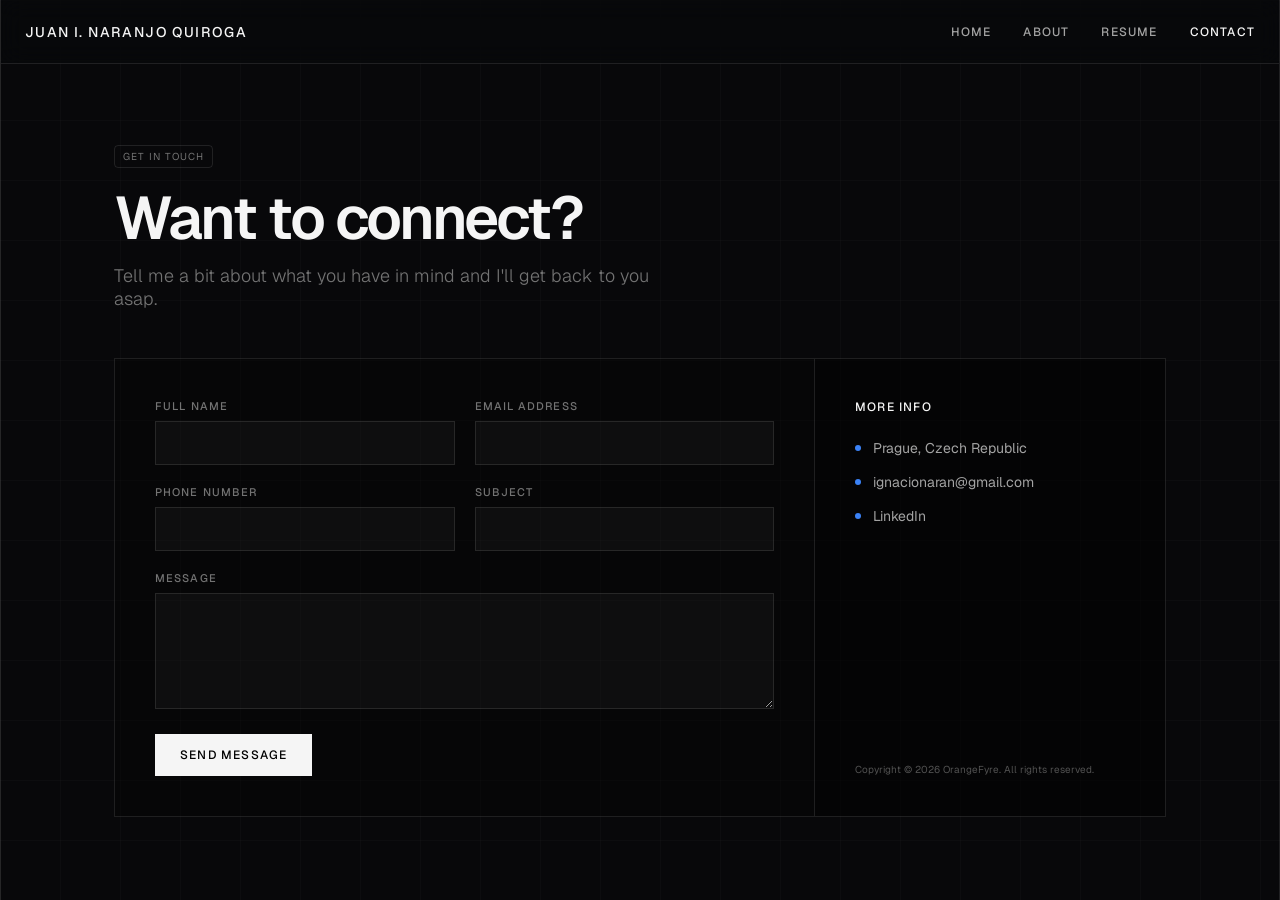
<file: contact.html>
<!DOCTYPE html>
<html lang="en">
<head>
  <meta charset="UTF-8">
  <meta name="viewport" content="width=device-width, initial-scale=1.0">
  <title>Contact - Juan I. Naranjo Quiroga</title>
  <link rel="icon" type="image/x-icon" href="favicon.ico">
  <link rel="preconnect" href="https://fonts.googleapis.com">
  <link rel="preconnect" href="https://fonts.gstatic.com" crossorigin>
  <link href="https://fonts.googleapis.com/css2?family=Geist:wght@300;400;500;600&display=swap" rel="stylesheet">
  <link rel="stylesheet" href="contact.css">
</head>
<body>
  <div class="frame">
    <header class="topbar">
      <a href="index.html" class="brand">Juan I. Naranjo Quiroga</a>
      <nav>
        <a href="index.html">Home</a>
        <a href="index.html#about">About</a>
        <a href="resume.pdf" download="Juan-Naranjo-Resume.pdf">Resume</a>
        <a href="contact.html" class="active">Contact</a>
      </nav>
    </header>

    <main class="content">
      <section class="intro">
        <span class="tag">Get in touch</span>
        <h1>Want to connect?</h1>
        <p>Tell me a bit about what you have in mind and I'll get back to you asap.</p>
      </section>

      <div class="contact-wrapper">
        <div class="contact-form">
          <!-- Reemplaza YOUR_FORM_ID con tu ID de https://formspree.io -->
          <form action="https://formspree.io/f/mgaapvpn" method="POST">
            <input type="hidden" name="_subject" value="New message from your website">
            <input type="text" name="_gotcha" style="display:none" tabindex="-1" autocomplete="off">

            <p>
              <label for="fullname">Full name</label>
              <input type="text" id="fullname" name="fullname" required>
            </p>
            <p>
              <label for="email">Email address</label>
              <input type="email" id="email" name="email" required>
            </p>
            <p>
              <label for="phone">Phone number</label>
              <input type="tel" id="phone" name="phone">
            </p>
            <p>
              <label for="affair">Subject</label>
              <input type="text" id="affair" name="affair">
            </p>
            <p class="block">
              <label for="message">Message</label>
              <textarea id="message" name="message" rows="5" required></textarea>
            </p>
            <p class="block">
              <button type="submit">Send message</button>
            </p>
          </form>
        </div>

        <aside class="contact-info">
          <h4>More info</h4>
          <ul>
            <li><span class="dot"></span> Prague, Czech Republic</li>
            <li><span class="dot"></span> <a href="mailto:ignacionaran@gmail.com">ignacionaran@gmail.com</a></li>
            <li><span class="dot"></span> <a href="https://www.linkedin.com/in/jinaranquir/" target="_blank" rel="noopener">LinkedIn</a></li>
          </ul>
          <p class="small">Copyright © 2026 OrangeFyre. All rights reserved.</p>
        </aside>
      </div>
    </main>
  </div>
</body>
</html>
</file>
<file: contact.css>
* { box-sizing: border-box; margin: 0; padding: 0; }

body {
  font-family: 'Geist', 'Inter', sans-serif;
  background-color: #08090A;
  background-image:
    linear-gradient(to right, rgba(255,255,255,0.03) 1px, transparent 1px),
    linear-gradient(to bottom, rgba(255,255,255,0.03) 1px, transparent 1px);
  background-size: 60px 60px;
  background-attachment: fixed;
  color: #a3a3a3;
  min-height: 100vh;
}

a { color: inherit; text-decoration: none; }

.frame {
  max-width: 1400px;
  margin: 0 auto;
  min-height: 100vh;
  border-left: 1px solid rgba(255,255,255,0.1);
  border-right: 1px solid rgba(255,255,255,0.1);
  background: rgba(8, 9, 10, 0.4);
}

/* Top bar */
.topbar {
  position: sticky;
  top: 0;
  z-index: 10;
  display: flex;
  align-items: center;
  justify-content: space-between;
  gap: 24px;
  padding: 0 24px;
  height: 64px;
  border-bottom: 1px solid rgba(255,255,255,0.1);
  background: rgba(8, 9, 10, 0.6);
  backdrop-filter: blur(12px);
}
.brand {
  font-size: 14px;
  font-weight: 500;
  letter-spacing: 0.1em;
  text-transform: uppercase;
  color: #f5f5f5;
}
.topbar nav { display: flex; gap: 32px; }
.topbar nav a {
  font-size: 12px;
  font-weight: 500;
  letter-spacing: 0.1em;
  text-transform: uppercase;
  transition: color .2s;
}
.topbar nav a:hover, .topbar nav a.active { color: #f5f5f5; }

/* Content */
.content { padding: 80px 24px; max-width: 1100px; margin: 0 auto; }

.intro { margin-bottom: 48px; }
.tag {
  display: inline-block;
  padding: 4px 8px;
  border: 1px solid rgba(255,255,255,0.1);
  border-radius: 4px;
  font-size: 10px;
  letter-spacing: 0.1em;
  text-transform: uppercase;
  color: #737373;
  margin-bottom: 20px;
}
.intro h1 {
  font-size: clamp(36px, 6vw, 60px);
  font-weight: 600;
  letter-spacing: -0.04em;
  line-height: 1;
  color: #f5f5f5;
  margin-bottom: 16px;
}
.intro p { font-size: 18px; font-weight: 300; color: #737373; max-width: 560px; }

/* Layout */
.contact-wrapper {
  display: grid;
  grid-template-columns: 2fr 1fr;
  border: 1px solid rgba(255,255,255,0.1);
  background: rgba(0,0,0,0.3);
}

.contact-form { padding: 40px; border-right: 1px solid rgba(255,255,255,0.1); }
.contact-form form { display: grid; grid-template-columns: 1fr 1fr; gap: 20px; }
.contact-form p.block { grid-column: 1 / -1; }

label {
  display: block;
  margin-bottom: 8px;
  font-size: 11px;
  font-weight: 500;
  letter-spacing: 0.1em;
  text-transform: uppercase;
  color: #737373;
}

input, textarea {
  width: 100%;
  padding: 12px 14px;
  background: rgba(255,255,255,0.03);
  border: 1px solid rgba(255,255,255,0.1);
  color: #f5f5f5;
  font-family: inherit;
  font-size: 14px;
  outline: none;
  transition: border-color .2s, background .2s;
}
input:focus, textarea:focus {
  border-color: #3b82f6;
  background: rgba(59,130,246,0.05);
}
textarea { resize: vertical; }

button {
  padding: 12px 24px;
  background: #f5f5f5;
  color: #000;
  border: 1px solid #f5f5f5;
  font-family: inherit;
  font-size: 12px;
  font-weight: 500;
  letter-spacing: 0.1em;
  text-transform: uppercase;
  cursor: pointer;
  transition: background .2s, color .2s;
}
button:hover { background: transparent; color: #f5f5f5; }

/* Info column */
.contact-info {
  padding: 40px;
  display: flex;
  flex-direction: column;
  background: rgba(0,0,0,0.3);
}
.contact-info h4 {
  font-size: 12px;
  font-weight: 500;
  letter-spacing: 0.1em;
  text-transform: uppercase;
  color: #f5f5f5;
  margin-bottom: 24px;
}
.contact-info ul { list-style: none; display: grid; gap: 16px; font-size: 14px; }
.contact-info li { display: flex; align-items: center; gap: 12px; }
.contact-info li a:hover { color: #f5f5f5; }
.dot { width: 6px; height: 6px; background: #3b82f6; border-radius: 50%; flex-shrink: 0; }
.small { margin-top: auto; padding-top: 40px; font-size: 10px; color: #525252; }

/* Mobile */
@media (max-width: 800px) {
  .topbar nav { gap: 16px; }
  .brand { display: none; }
  .contact-wrapper { grid-template-columns: 1fr; }
  .contact-form { border-right: 0; border-bottom: 1px solid rgba(255,255,255,0.1); padding: 24px; }
  .contact-form form { grid-template-columns: 1fr; }
  .contact-info { padding: 24px; }
  .content { padding: 48px 16px; }
}
</file>
